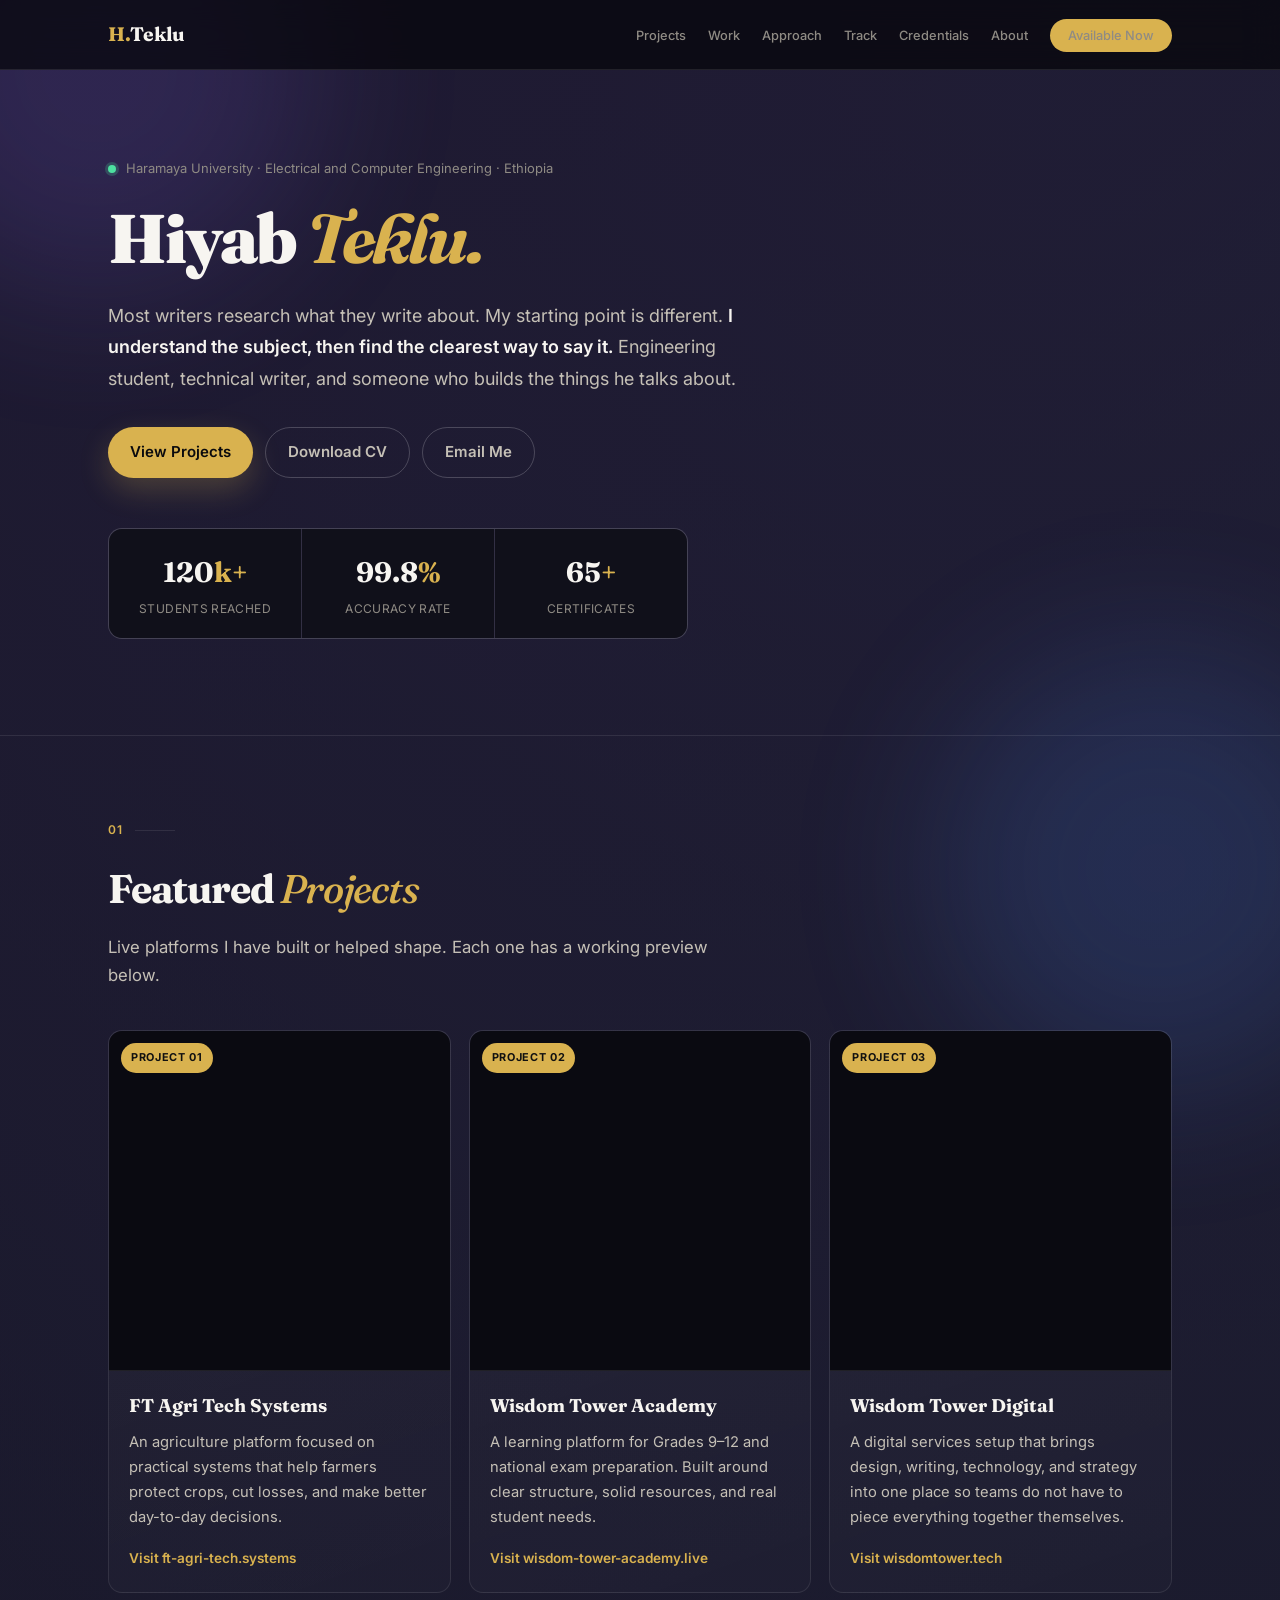
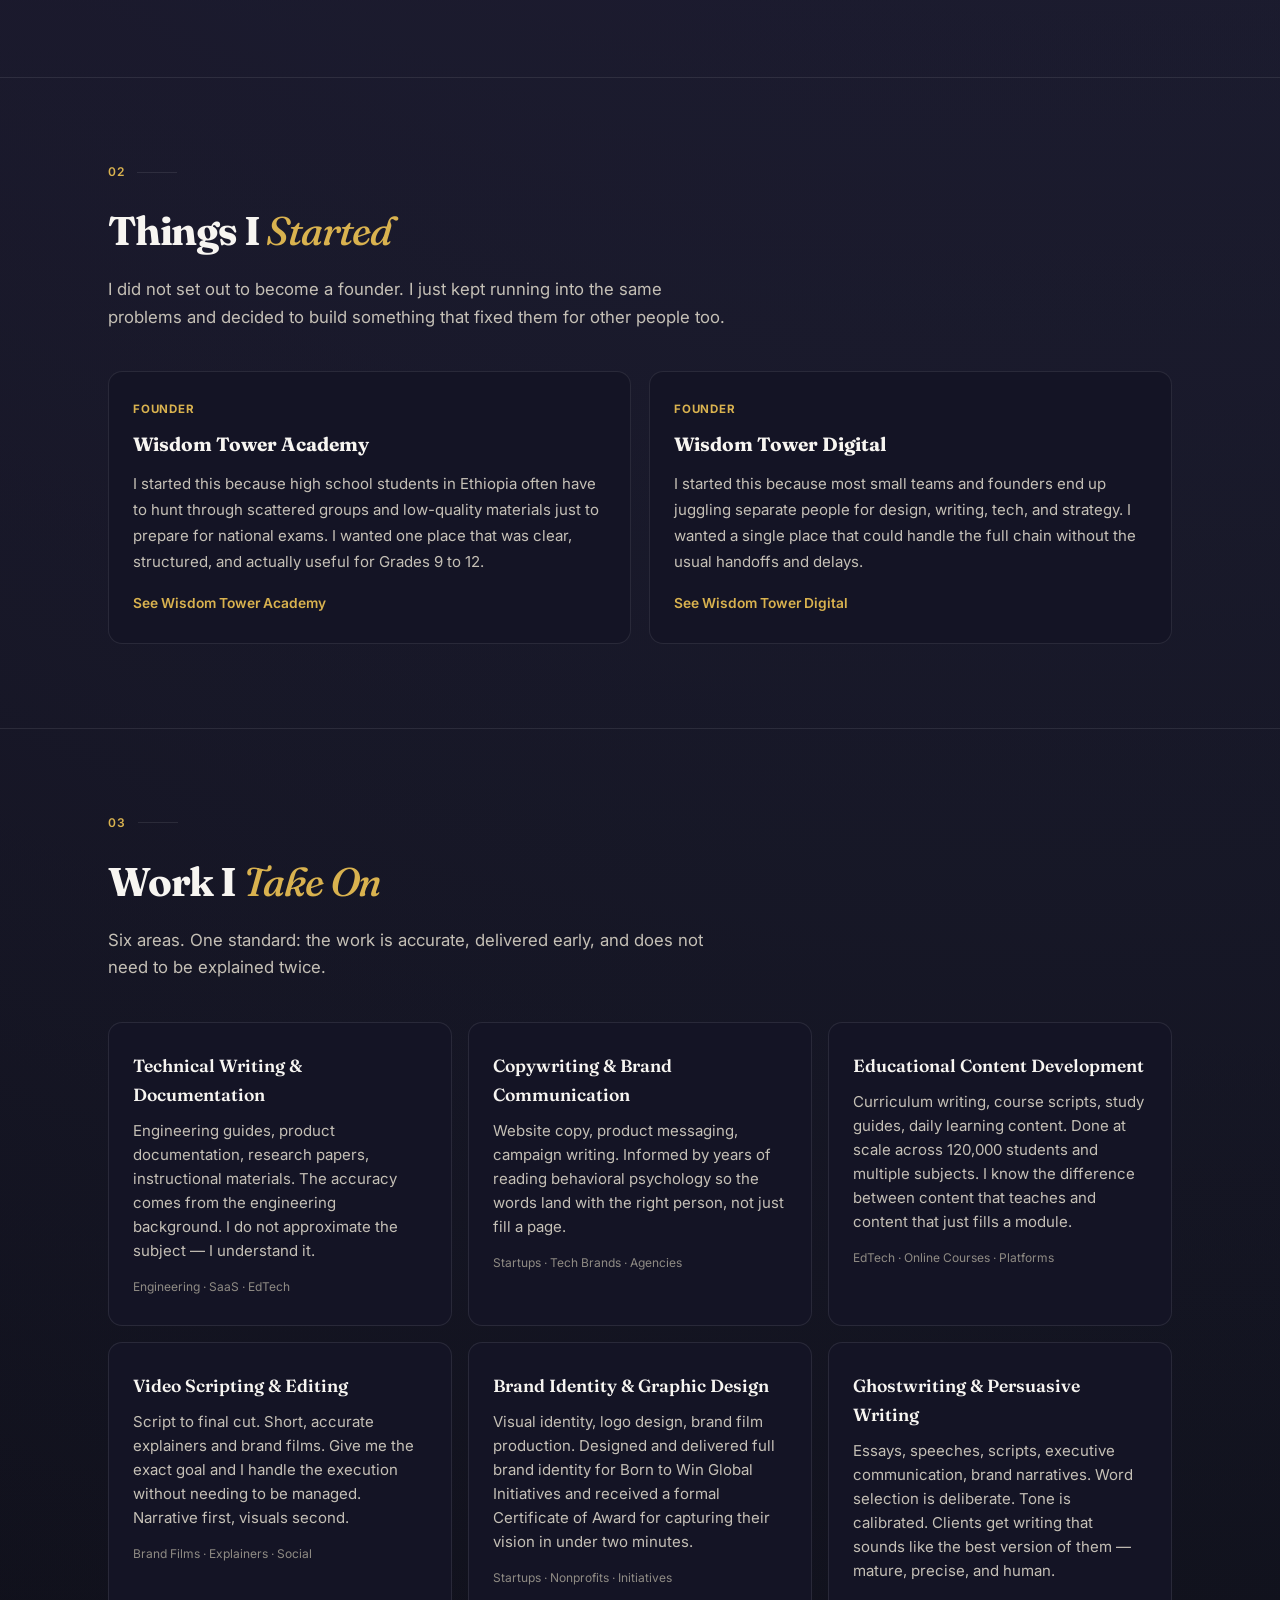
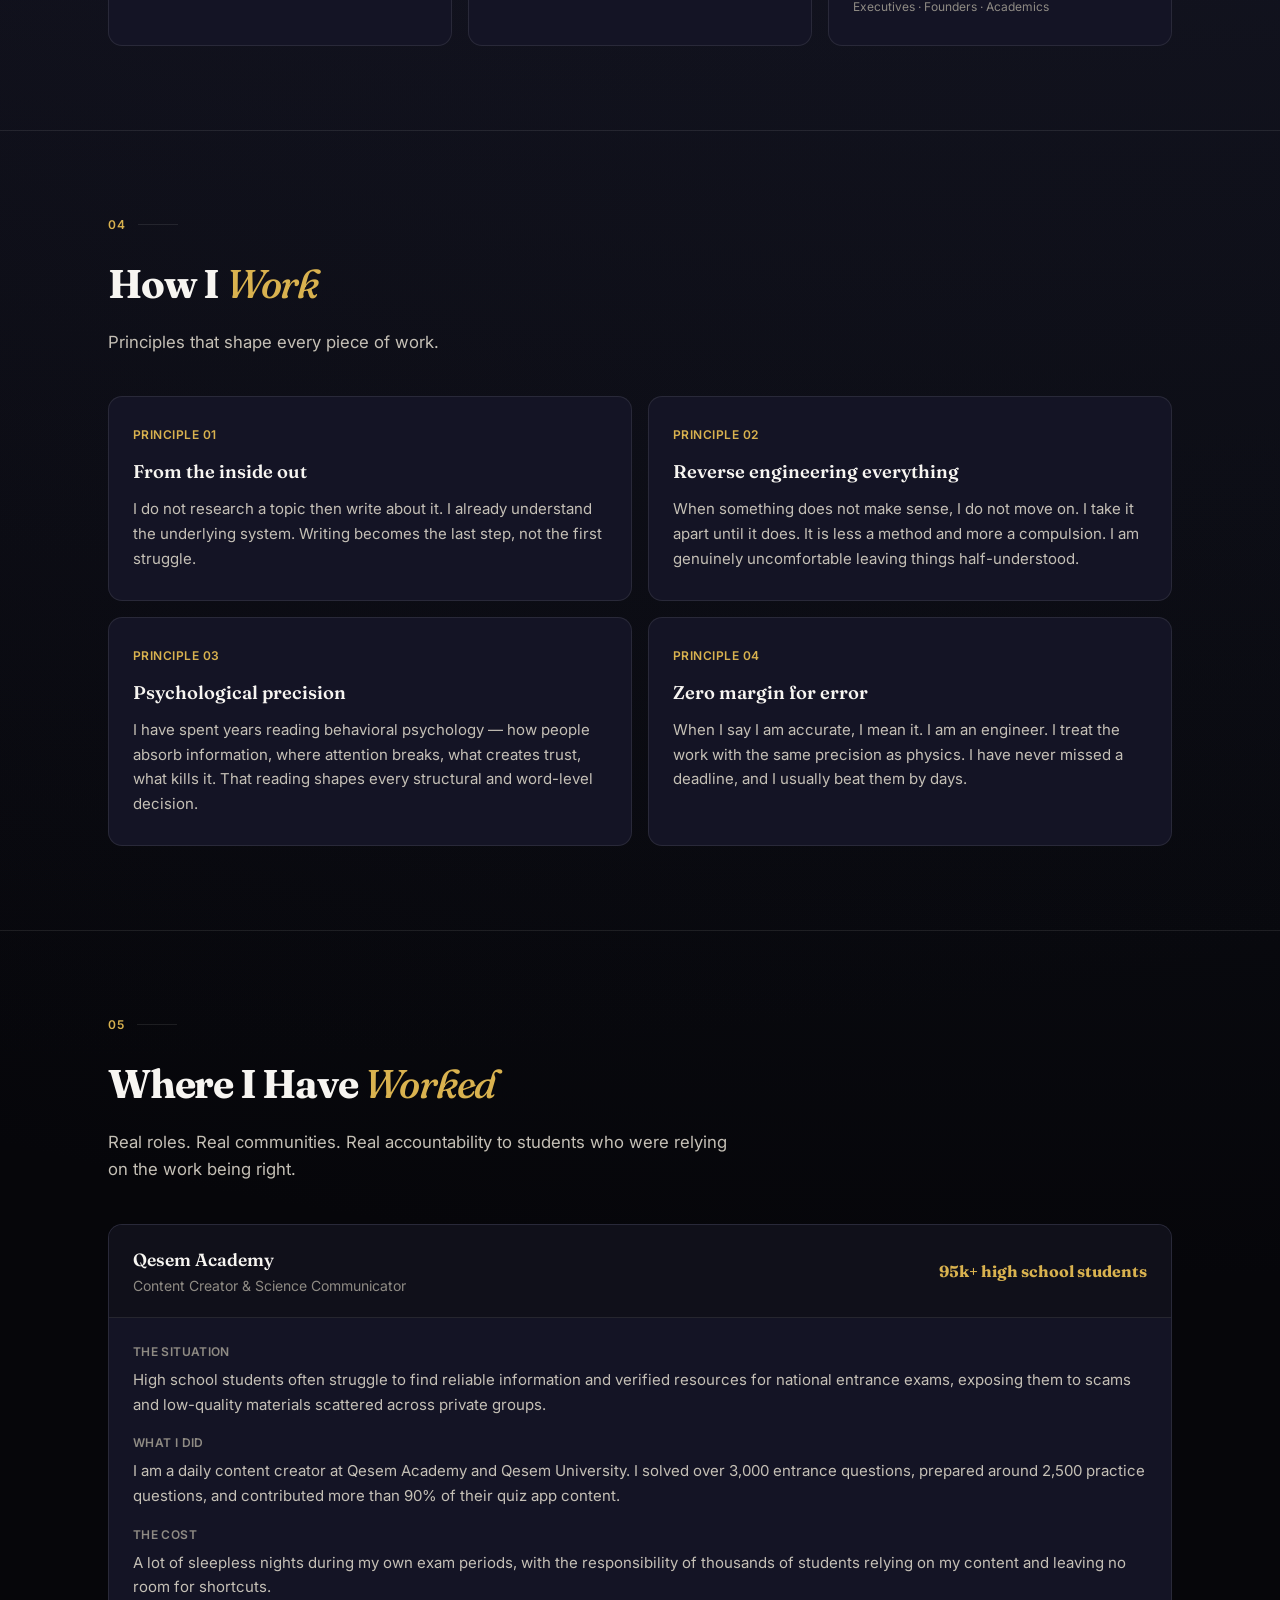
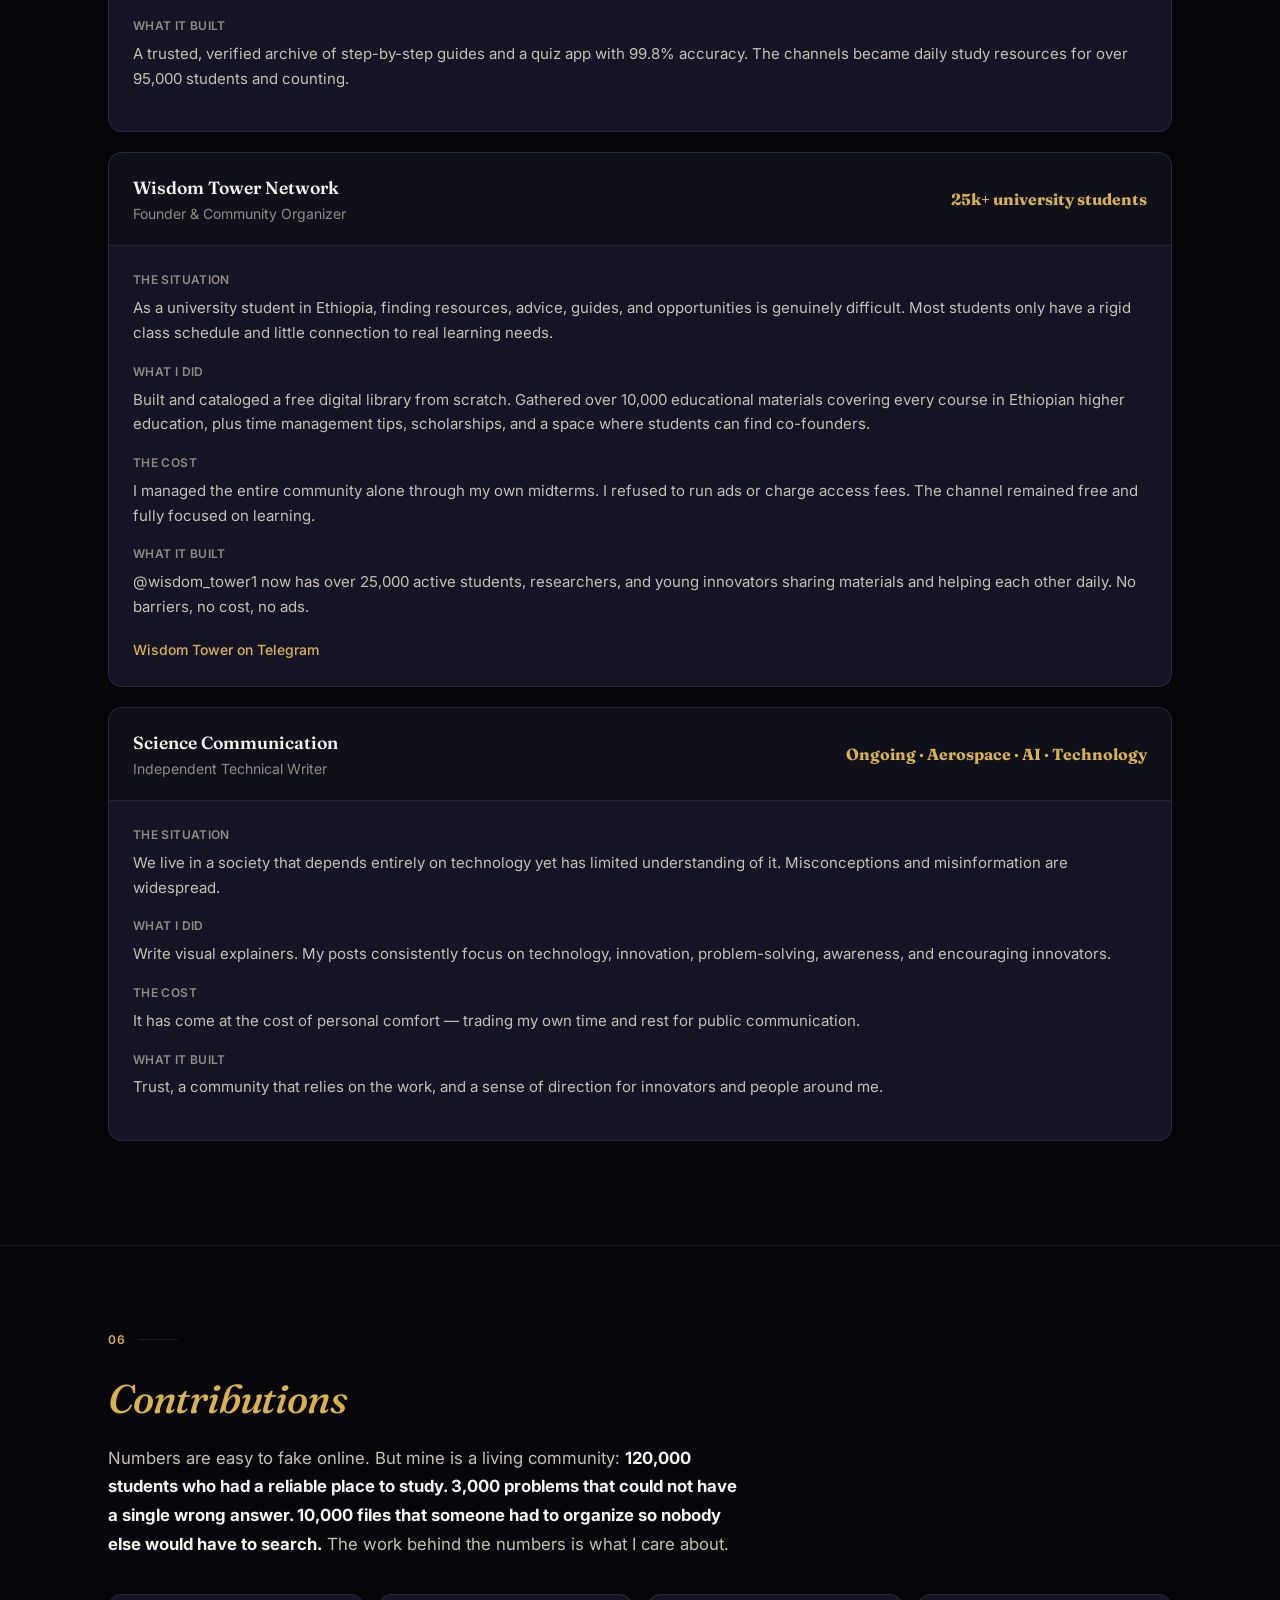
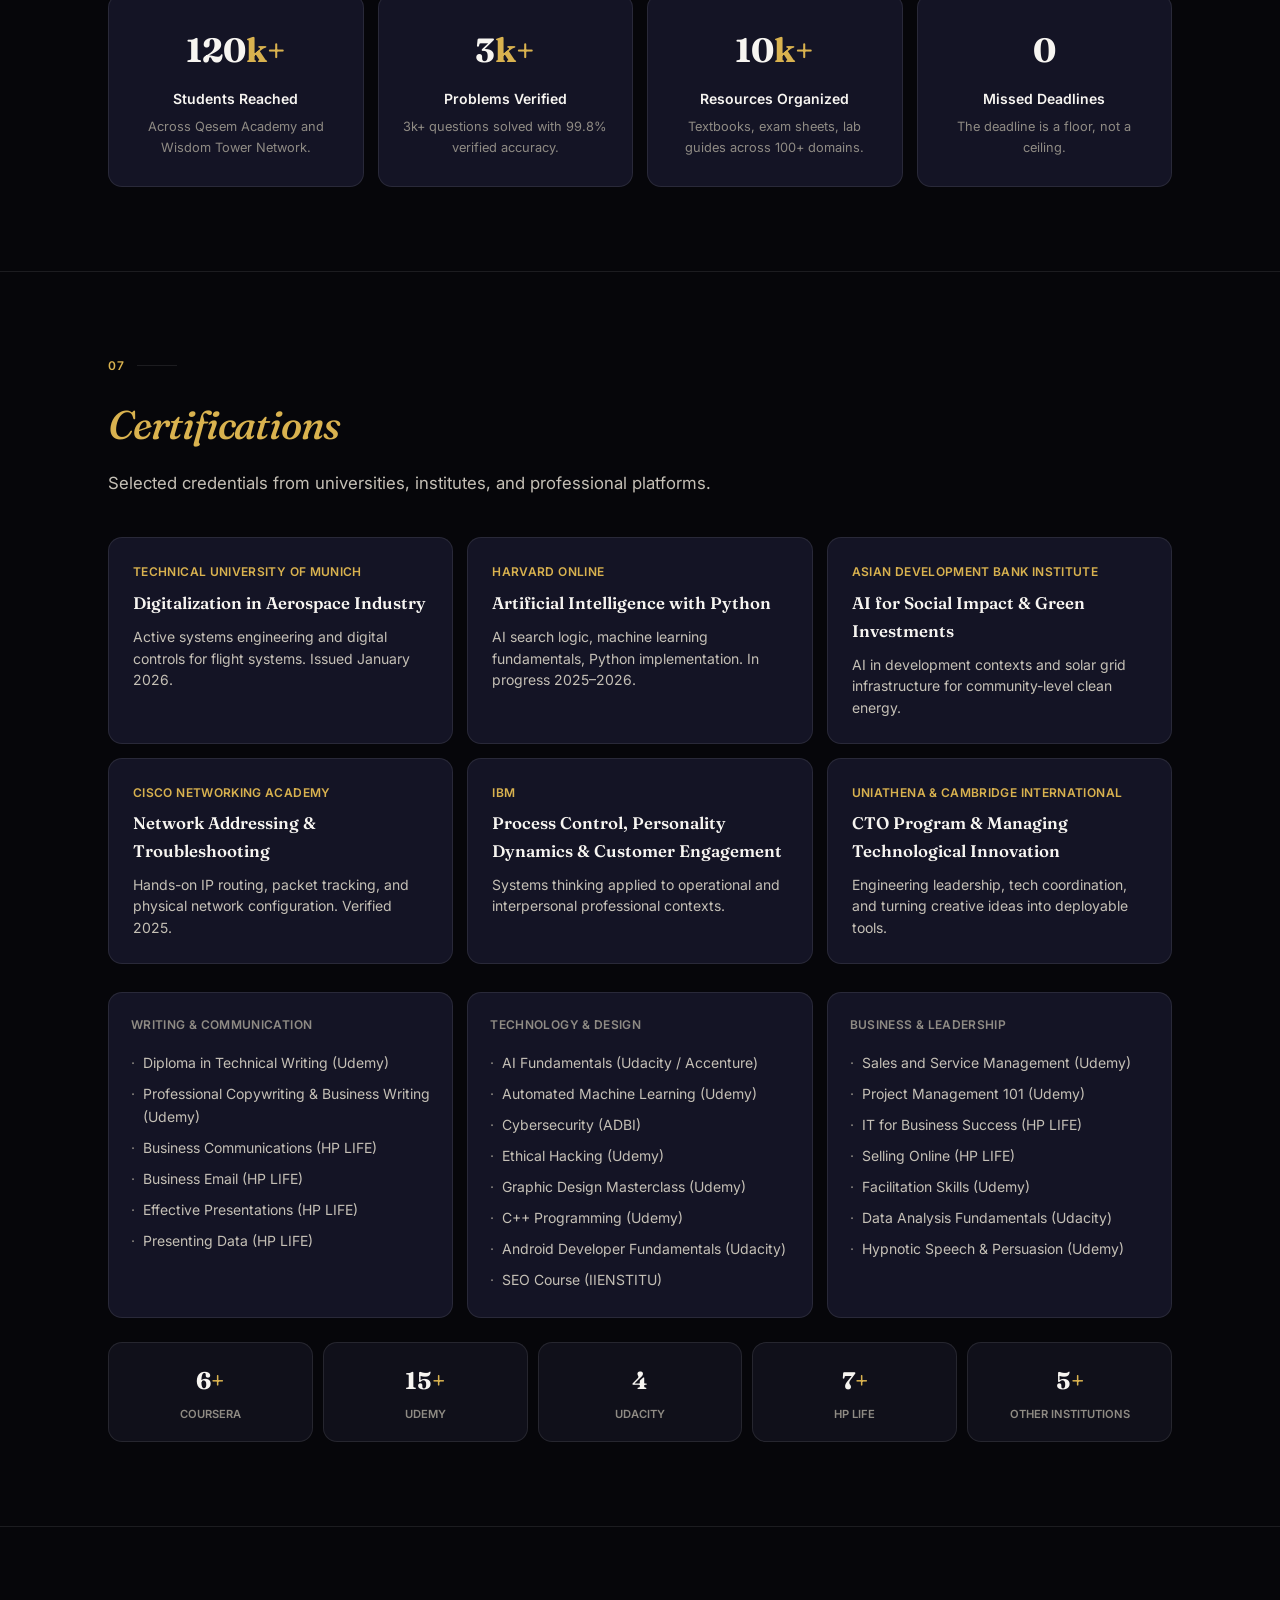
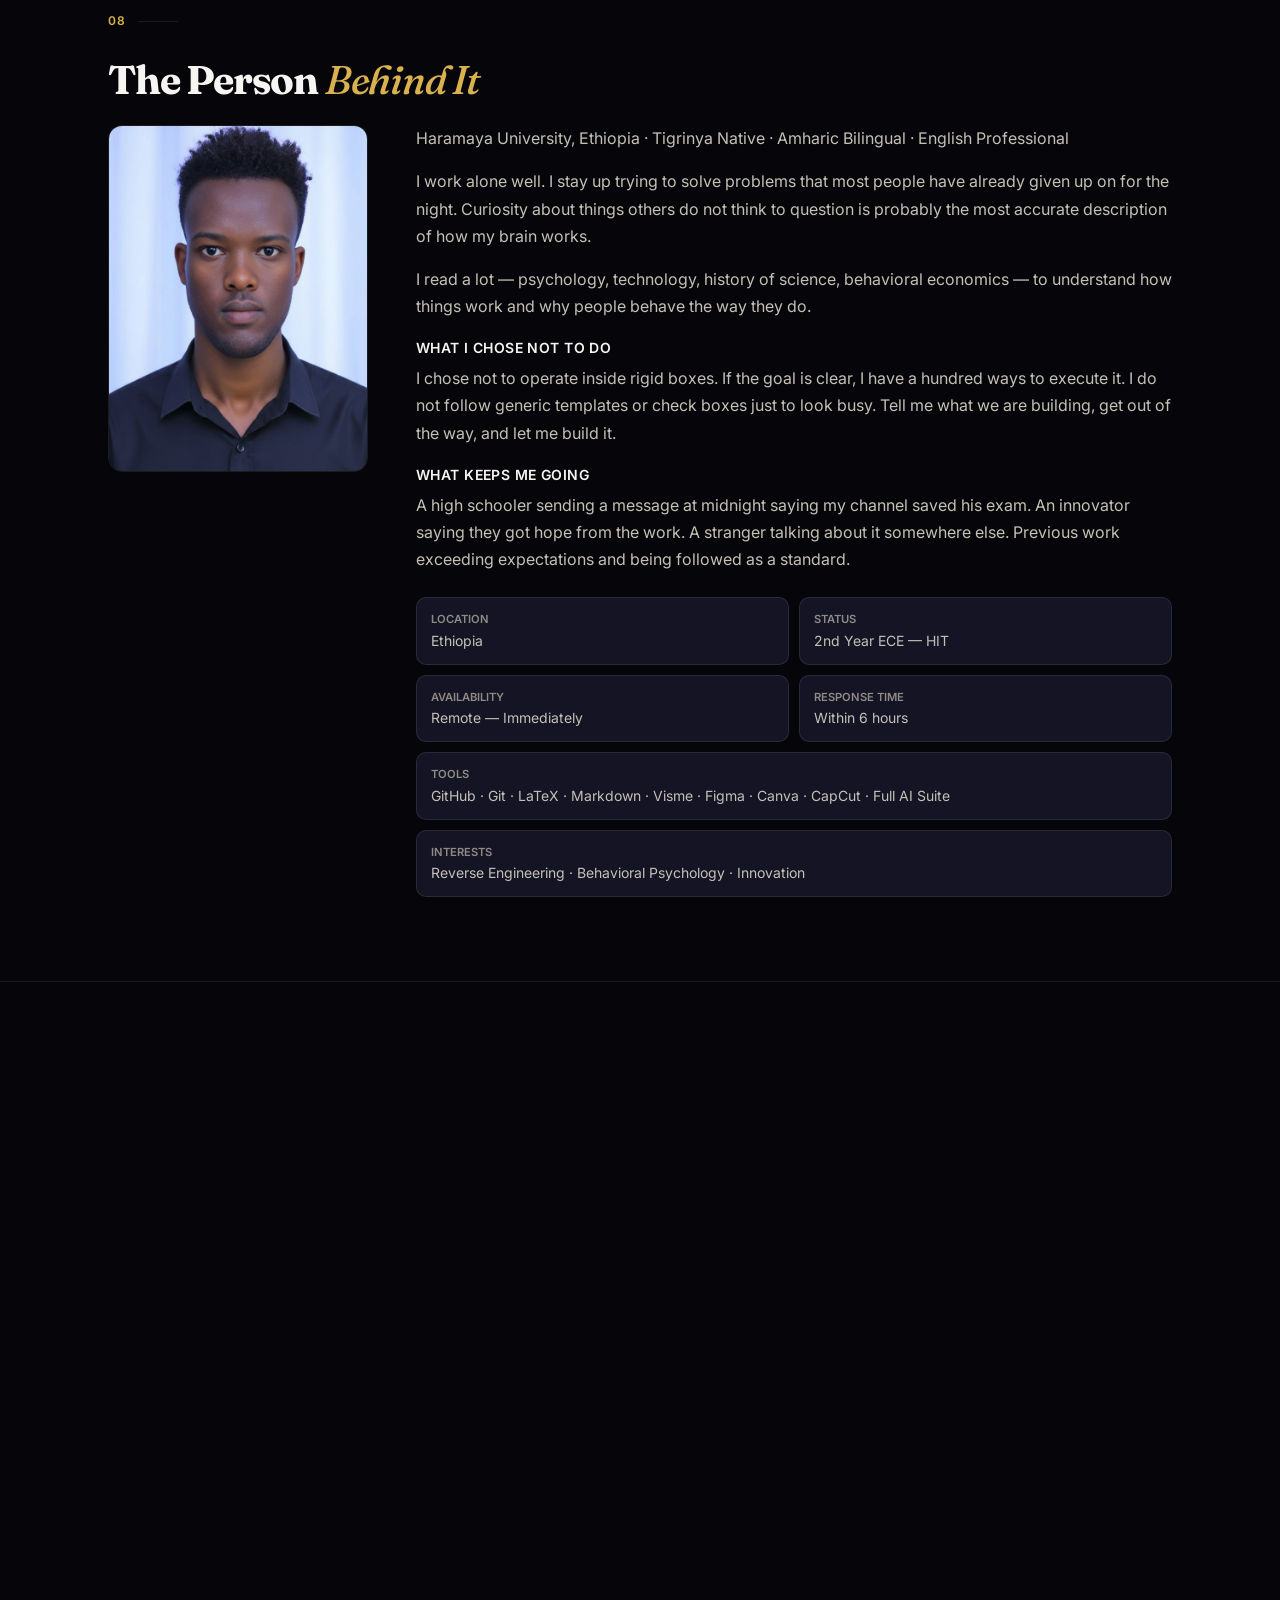
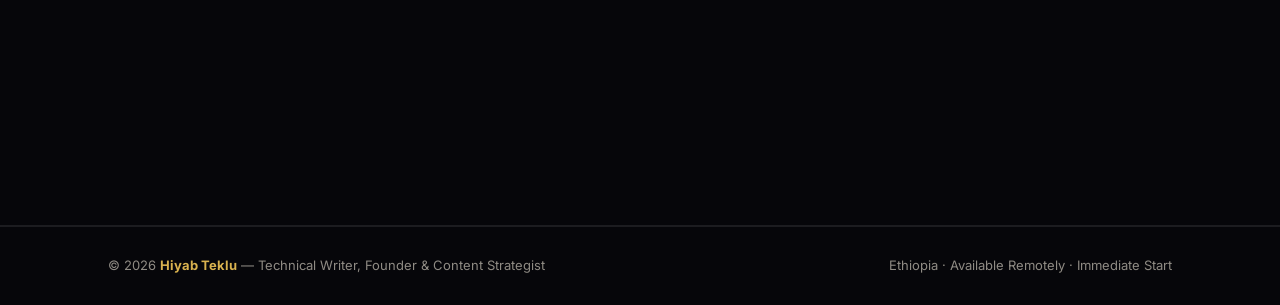
<file: index.html>
<!doctype html>
<html lang="en">
<head>
  <meta charset="UTF-8" />
  <meta name="viewport" content="width=device-width, initial-scale=1.0" />
  <title>Hiyab Teklu — Technical Writer, Founder & Content Strategist</title>
  <meta name="description" content="Hiyab Teklu is a Technical Writer, Content Strategist, and founder from Ethiopia. 120k+ students reached, 99.8% accuracy rate. Available for remote work." />
  <link rel="canonical" href="https://hiyab.tech" />
  <link rel="preconnect" href="https://fonts.googleapis.com" />
  <link rel="preconnect" href="https://fonts.gstatic.com" crossorigin />
  <link href="https://fonts.googleapis.com/css2?family=Fraunces:ital,opsz,wght@0,9..144,500;0,9..144,700;0,9..144,900;1,9..144,500;1,9..144,700&family=Inter:wght@400;500;600&display=swap" rel="stylesheet" />
  <script data-goatcounter="https://hiyabtech.goatcounter.com/count" async src="//gc.zgo.at/count.js"></script>
  <style>
    :root {
      --bg: #06060a;
      --bg-elevated: #10101a;
      --surface: #141425;
      --border: rgba(255, 255, 255, 0.09);
      --border-hover: rgba(255, 255, 255, 0.2);
      --text: #f7f5f1;
      --text-secondary: #c5c0b6;
      --text-muted: #8f8b84;
      --accent: #d9b24f;
      --accent-soft: rgba(217, 178, 79, 0.14);
      --accent-glow: rgba(217, 178, 79, 0.33);
      --mint: #4de0a0;
      --radius: 14px;
      --nav-h: 70px;
      --max: 1120px;
      --ease: cubic-bezier(.16, 1, .3, 1);
    }

    *, *::before, *::after { box-sizing: border-box; margin: 0; padding: 0; }
    html { scroll-behavior: smooth; }
    body {
      background: radial-gradient(circle at 15% -10%, #1f1731 0%, transparent 48%),
                  radial-gradient(circle at 85% 0%, #222d3f 0%, transparent 45%),
                  var(--bg);
      color: var(--text);
      font-family: Inter, system-ui, sans-serif;
      font-size: 16px;
      line-height: 1.65;
      -webkit-font-smoothing: antialiased;
      overflow-x: hidden;
    }

    a { color: inherit; text-decoration: none; }
    img, iframe { max-width: 100%; display: block; }
    button { font-family: inherit; border: none; background: none; cursor: pointer; }

    .glow {
      position: fixed;
      width: 35vw;
      aspect-ratio: 1/1;
      border-radius: 50%;
      filter: blur(80px);
      z-index: -1;
      opacity: 0.15;
      animation: drift 16s ease-in-out infinite alternate;
    }
    .glow.g1 { top: -12vw; left: -10vw; background: #8f6fff; }
    .glow.g2 { bottom: -15vw; right: -8vw; background: #4f8fff; animation-delay: 2s; }
    @keyframes drift {
      0% { transform: translate(0, 0) scale(1); }
      100% { transform: translate(5vw, 3vw) scale(1.12); }
    }

    .wrap { max-width: var(--max); margin: 0 auto; padding: 0 28px; }
    #progress {
      position: fixed;
      top: 0;
      left: 0;
      height: 3px;
      width: 0;
      background: linear-gradient(90deg, var(--accent), #f0ce74);
      z-index: 1000;
      transition: width .1s linear;
    }

    nav {
      position: fixed;
      top: 0;
      left: 0;
      right: 0;
      height: var(--nav-h);
      z-index: 100;
      background: rgba(6, 6, 10, .72);
      backdrop-filter: blur(14px);
      border-bottom: 1px solid var(--border);
      transition: border-color .35s var(--ease), background .35s var(--ease);
    }
    nav.scrolled {
      background: rgba(6, 6, 10, .88);
      border-bottom-color: var(--border-hover);
    }
    .nav-inner { max-width: var(--max); margin: 0 auto; padding: 0 28px; height: 100%; display: flex; align-items: center; justify-content: space-between; }
    .logo { font-family: Fraunces, Georgia, serif; font-weight: 700; font-size: 1.22rem; }
    .logo span { color: var(--accent); }
    .nav-links { display: flex; gap: 22px; list-style: none; }
    .nav-links a { font-size: .8rem; font-weight: 500; color: var(--text-muted); transition: color .3s var(--ease); }
    .nav-links a:hover { color: var(--text); }
    .nav-cta { background: var(--accent); color: #0a0a0d; padding: 9px 18px; border-radius: 999px; font-weight: 600; box-shadow: 0 0 0 0 rgba(217, 178, 79, 0.4); animation: pulse 2.4s infinite; }

    @keyframes pulse {
      0% { box-shadow: 0 0 0 0 rgba(217, 178, 79, 0.4); }
      70% { box-shadow: 0 0 0 15px rgba(217, 178, 79, 0); }
      100% { box-shadow: 0 0 0 0 rgba(217, 178, 79, 0); }
    }

    .hamburger { display: none; width: 28px; height: 20px; flex-direction: column; justify-content: space-between; }
    .hamburger span { display: block; height: 2px; background: var(--text); }
    #mob { display: none; position: fixed; inset: 0; background: rgba(4, 4, 7, .98); z-index: 200; flex-direction: column; align-items: center; justify-content: center; gap: 24px; }
    #mob.open { display: flex; }
    #mob a { font-family: Fraunces, serif; font-size: 1.5rem; color: var(--text-secondary); }
    #mob-close { position: absolute; top: 24px; right: 28px; color: var(--text-muted); font-size: 1.6rem; }

    .hero { padding: calc(var(--nav-h) + 88px) 0 96px; border-bottom: 1px solid var(--border); }
    .hero-eyebrow { display: flex; align-items: center; gap: 10px; font-size: .8125rem; color: var(--text-muted); margin-bottom: 24px; }
    .hero-eyebrow .dot { width: 8px; height: 8px; border-radius: 50%; background: var(--mint); box-shadow: 0 0 0 3px rgba(77, 224, 160, .22); }
    h1 { font-family: Fraunces, Georgia, serif; font-weight: 900; font-size: clamp(2.7rem, 7vw, 4.3rem); line-height: 1.05; letter-spacing: -.03em; margin-bottom: 24px; }
    h1 em { font-style: italic; color: var(--accent); font-weight: 700; }
    .hero-lead { font-size: 1.125rem; color: var(--text-secondary); max-width: 640px; line-height: 1.76; margin-bottom: 32px; }
    .hero-lead strong { color: var(--text); font-weight: 600; }
    .hero-actions { display: flex; flex-wrap: wrap; gap: 12px; margin-bottom: 50px; }

    .btn {
      display: inline-flex;
      align-items: center;
      gap: 8px;
      padding: 12px 22px;
      border-radius: 999px;
      font-size: .94rem;
      font-weight: 600;
      transition: transform .35s var(--ease), box-shadow .35s var(--ease), border-color .35s var(--ease);
    }
    .btn:hover { transform: translateY(-2px); }
    .btn-primary { background: var(--accent); color: #0a0a0d; box-shadow: 0 12px 30px rgba(217, 178, 79, .24); }
    .btn-ghost { border: 1px solid var(--border-hover); color: var(--text-secondary); }
    .btn-ghost:hover { border-color: var(--accent); color: var(--text); }

    .hero-stats { display: grid; grid-template-columns: repeat(3, 1fr); gap: 1px; background: var(--border); border: 1px solid var(--border); border-radius: var(--radius); overflow: hidden; max-width: 580px; }
    .h-stat { background: var(--bg-elevated); padding: 20px 16px; text-align: center; }
    .h-num { font-family: Fraunces, serif; font-weight: 700; font-size: 1.75rem; margin-bottom: 4px; }
    .h-num span { color: var(--accent); }
    .h-label { font-size: .75rem; color: var(--text-muted); text-transform: uppercase; letter-spacing: .03em; }

    section { padding: 84px 0; border-bottom: 1px solid var(--border); }
    .section-label { display: flex; align-items: center; gap: 12px; margin-bottom: 16px; }
    .section-label .num { font-size: .75rem; font-weight: 600; color: var(--accent); letter-spacing: .08em; text-transform: uppercase; }
    .section-label .line { flex: 1; height: 1px; background: var(--border); max-width: 40px; }
    h2 { font-family: Fraunces, Georgia, serif; font-weight: 700; font-size: clamp(1.85rem, 4vw, 2.5rem); letter-spacing: -.03em; margin-bottom: 12px; }
    h2 em { font-style: italic; color: var(--accent); font-weight: 500; }
    .section-desc { font-size: 1.05rem; color: var(--text-secondary); max-width: 620px; margin-bottom: 40px; }

    /* Projects */
    .project-grid { display: grid; grid-template-columns: repeat(3, 1fr); gap: 18px; }
    .project-card {
      background: linear-gradient(160deg, rgba(255,255,255,.04), rgba(255,255,255,.015));
      border: 1px solid var(--border);
      border-radius: var(--radius);
      overflow: hidden;
      transition: transform .4s var(--ease), border-color .4s var(--ease), box-shadow .4s var(--ease);
    }
    .project-card:hover {
      transform: translateY(-8px);
      border-color: rgba(217, 178, 79, .48);
      box-shadow: 0 22px 40px rgba(0, 0, 0, .35), 0 0 0 1px rgba(217, 178, 79, .2) inset;
    }
    .preview-wrap {
      aspect-ratio: 1 / 1;
      border-bottom: 1px solid var(--border);
      overflow: hidden;
      background: #0a0a11;
      position: relative;
    }
    .preview-wrap iframe {
      width: 100%;
      height: 100%;
      border: 0;
      transform: scale(1.02);
      transform-origin: top center;
      filter: saturate(1.08) contrast(1.05);
    }
    .preview-badge {
      position: absolute;
      top: 12px;
      left: 12px;
      font-size: .68rem;
      padding: 6px 10px;
      border-radius: 999px;
      text-transform: uppercase;
      letter-spacing: .06em;
      color: #111;
      background: var(--accent);
      font-weight: 700;
    }
    .project-body { padding: 20px 20px 22px; }
    .project-title { font-family: Fraunces, serif; font-size: 1.15rem; margin-bottom: 8px; }
    .project-desc { color: var(--text-secondary); font-size: .92rem; line-height: 1.7; margin-bottom: 14px; }
    .project-link { font-size: .85rem; color: var(--accent); font-weight: 600; }

    /* Founder */
    .founder-grid { display: grid; grid-template-columns: 1fr 1fr; gap: 18px; }
    .founder-card {
      background: var(--surface);
      border: 1px solid var(--border);
      border-radius: var(--radius);
      padding: 28px 24px;
      transition: transform .35s var(--ease), border-color .35s var(--ease), box-shadow .35s var(--ease);
    }
    .founder-card:hover {
      transform: translateY(-6px);
      border-color: rgba(217, 178, 79, .5);
      box-shadow: 0 18px 34px rgba(0, 0, 0, .3);
    }
    .founder-kicker { font-size: .72rem; font-weight: 700; color: var(--accent); letter-spacing: .07em; text-transform: uppercase; margin-bottom: 10px; }
    .founder-title { font-family: Fraunces, serif; font-size: 1.2rem; margin-bottom: 10px; }
    .founder-text { color: var(--text-secondary); font-size: .94rem; line-height: 1.72; margin-bottom: 14px; }
    .founder-link { color: var(--accent); font-size: .86rem; font-weight: 600; }

    /* Services */
    .svc-grid { display: grid; grid-template-columns: repeat(3, 1fr); gap: 16px; }
    .svc-card {
      background: var(--surface);
      border: 1px solid var(--border);
      border-radius: var(--radius);
      padding: 28px 24px;
      transition: transform .35s var(--ease), border-color .35s var(--ease);
    }
    .svc-card:hover { transform: translateY(-4px); border-color: var(--border-hover); }
    .svc-title { font-family: Fraunces, serif; font-weight: 600; font-size: 1.1rem; margin-bottom: 10px; }
    .svc-body { font-size: .9375rem; color: var(--text-secondary); line-height: 1.6; }
    .svc-tags { font-size: .75rem; color: var(--text-muted); margin-top: 14px; }

    /* Approach */
    .ap-grid { display: grid; grid-template-columns: 1fr 1fr; gap: 16px; }
    .ap-card {
      background: var(--surface);
      border: 1px solid var(--border);
      border-radius: var(--radius);
      padding: 28px 24px;
    }
    .ap-n { font-size: .75rem; font-weight: 600; color: var(--accent); text-transform: uppercase; margin-bottom: 12px; letter-spacing: .04em; }
    .ap-title { font-family: Fraunces, serif; font-weight: 600; font-size: 1.15rem; margin-bottom: 10px; }
    .ap-body { font-size: .9375rem; color: var(--text-secondary); line-height: 1.65; }

    /* Track */
    .track-card {
      background: var(--surface);
      border: 1px solid var(--border);
      border-radius: var(--radius);
      margin-bottom: 20px;
      overflow: hidden;
    }
    .track-head {
      display: flex;
      flex-wrap: wrap;
      align-items: center;
      gap: 12px 16px;
      padding: 20px 24px;
      border-bottom: 1px solid var(--border);
      background: var(--bg-elevated);
    }
    .track-org { font-family: Fraunces, serif; font-weight: 600; font-size: 1.1rem; }
    .track-role { font-size: .875rem; color: var(--text-muted); }
    .track-metric { margin-left: auto; font-family: Fraunces, serif; font-weight: 700; color: var(--accent); }
    .track-body { padding: 24px; }
    .track-lbl { font-size: .75rem; font-weight: 600; text-transform: uppercase; color: var(--text-muted); margin-bottom: 6px; letter-spacing: .03em; }
    .track-txt { font-size: .9375rem; color: var(--text-secondary); line-height: 1.65; margin-bottom: 16px; }
    .track-link { color: var(--accent); font-size: .875rem; font-weight: 500; }

    /* Contributions */
    .contrib-lede { font-size: 1.05rem; color: var(--text-secondary); max-width: 640px; margin-bottom: 36px; line-height: 1.7; }
    .contrib-lede strong { color: var(--text); }
    .c-grid { display: grid; grid-template-columns: repeat(4, 1fr); gap: 14px; }
    .c-stat {
      background: var(--surface);
      border: 1px solid var(--border);
      border-radius: var(--radius);
      padding: 28px 18px;
      text-align: center;
    }
    .c-num { font-family: Fraunces, serif; font-weight: 700; font-size: 2.1rem; margin-bottom: 8px; }
    .c-num span { color: var(--accent); }
    .c-title { font-size: .875rem; font-weight: 600; margin-bottom: 6px; }
    .c-desc { font-size: .8rem; color: var(--text-muted); }

    /* Credentials */
    .creds-featured { display: grid; grid-template-columns: repeat(3, 1fr); gap: 14px; margin-bottom: 28px; }
    .cred-card {
      background: var(--surface);
      border: 1px solid var(--border);
      border-radius: var(--radius);
      padding: 24px;
    }
    .cred-org { font-size: .75rem; font-weight: 600; color: var(--accent); text-transform: uppercase; margin-bottom: 8px; letter-spacing: .03em; }
    .cred-ttl { font-family: Fraunces, serif; font-weight: 600; font-size: 1.05rem; margin-bottom: 8px; }
    .cred-note { font-size: .875rem; color: var(--text-secondary); line-height: 1.55; }
    .creds-groups { display: grid; grid-template-columns: repeat(3, 1fr); gap: 14px; margin-bottom: 24px; }
    .cg {
      background: var(--surface);
      border: 1px solid var(--border);
      border-radius: var(--radius);
      padding: 22px;
    }
    .cg-lbl { font-size: .75rem; font-weight: 600; text-transform: uppercase; color: var(--text-muted); margin-bottom: 12px; letter-spacing: .03em; }
    .cg-item { font-size: .875rem; color: var(--text-secondary); padding: 4px 0 4px 12px; position: relative; }
    .cg-item::before { content: '·'; position: absolute; left: 0; color: var(--text-muted); }
    .creds-band { display: grid; grid-template-columns: repeat(5, 1fr); gap: 10px; }
    .cb {
      background: var(--bg-elevated);
      border: 1px solid var(--border);
      border-radius: var(--radius);
      padding: 18px 10px;
      text-align: center;
    }
    .cb-num { font-family: Fraunces, serif; font-weight: 700; font-size: 1.5rem; }
    .cb-num span { color: var(--accent); }
    .cb-lbl { font-size: .7rem; text-transform: uppercase; color: var(--text-muted); font-weight: 600; margin-top: 4px; }

    /* About */
    .about-grid { display: grid; grid-template-columns: 260px 1fr; gap: 48px; }
    .about-photo { width: 100%; aspect-ratio: 3/4; border-radius: var(--radius); overflow: hidden; border: 1px solid var(--border); }
    .about-photo img { width: 100%; height: 100%; object-fit: cover; object-position: top; }
    .about-bio, .about-sub { font-size: 1rem; color: var(--text-secondary); line-height: 1.7; margin-bottom: 16px; }
    .about-sub strong { display: block; color: var(--text); font-weight: 600; margin-bottom: 5px; font-size: .875rem; text-transform: uppercase; letter-spacing: .03em; }
    .about-info { display: grid; grid-template-columns: 1fr 1fr; gap: 10px; margin-top: 24px; }
    .aic {
      display: flex;
      gap: 12px;
      background: var(--surface);
      border: 1px solid var(--border);
      border-radius: 10px;
      padding: 12px 14px;
    }
    .aic-label { font-size: .7rem; font-weight: 600; text-transform: uppercase; color: var(--text-muted); }
    .aic-val { font-size: .875rem; color: var(--text-secondary); }

    /* Contact */
    .contact-grid { display: grid; grid-template-columns: 1fr 1fr; gap: 40px; }
    .contact-lede { font-size: 1.05rem; color: var(--text-secondary); line-height: 1.7; margin-bottom: 24px; }
    .contact-lede strong { color: var(--text); }
    .c-link {
      display: flex;
      align-items: center;
      gap: 14px;
      padding: 14px 16px;
      background: var(--surface);
      border: 1px solid var(--border);
      border-radius: 12px;
      margin-bottom: 10px;
      transition: transform .3s var(--ease), border-color .3s var(--ease);
    }
    .c-link:hover { transform: translateX(4px); border-color: var(--border-hover); }
    .c-link-icon {
      font-size: .72rem;
      font-weight: 700;
      width: 40px;
      height: 40px;
      display: flex;
      align-items: center;
      justify-content: center;
      background: var(--accent-soft);
      border-radius: 50%;
      color: var(--accent);
      letter-spacing: .03em;
    }
    .c-link-label { font-size: .75rem; font-weight: 600; text-transform: uppercase; color: var(--text-muted); }
    .c-link-val { font-size: .9375rem; color: var(--text-secondary); }

    .contact-cta-box { background: var(--surface); border: 1px solid var(--border); border-radius: var(--radius); padding: 32px 28px; }
    .avail { display: flex; align-items: center; gap: 10px; margin-bottom: 16px; }
    .avail-dot { width: 8px; height: 8px; border-radius: 50%; background: var(--mint); }
    .cta-title { font-family: Fraunces, serif; font-weight: 600; font-size: 1.5rem; margin-bottom: 12px; }
    .cta-title em { font-style: italic; color: var(--accent); }
    .cta-sub { font-size: .9375rem; color: var(--text-secondary); line-height: 1.65; margin-bottom: 24px; }
    .cta-btn { display: inline-flex; background: var(--accent); color: #0a0a0d; padding: 12px 22px; border-radius: 999px; font-weight: 600; }

    footer { padding: 28px 0; border-top: 1px solid var(--border); }
    .foot-inner { max-width: var(--max); margin: 0 auto; padding: 0 28px; display: flex; flex-wrap: wrap; justify-content: space-between; gap: 12px; font-size: .8125rem; color: var(--text-muted); }
    .foot-inner strong { color: var(--accent); }

    .reveal { opacity: 0; transform: translateY(26px); transition: opacity .8s var(--ease), transform .8s var(--ease); }
    .visible { opacity: 1; transform: translateY(0); }

    @media (max-width: 1000px) {
      .project-grid { grid-template-columns: 1fr 1fr; }
      .creds-featured, .creds-groups, .c-grid { grid-template-columns: 1fr 1fr; }
    }
    @media (max-width: 900px) {
      .founder-grid, .about-grid, .contact-grid, .ap-grid { grid-template-columns: 1fr; }
      .svc-grid { grid-template-columns: 1fr 1fr; }
      .creds-band { grid-template-columns: repeat(3, 1fr); }
    }
    @media (max-width: 680px) {
      .wrap, .nav-inner, .foot-inner { padding: 0 20px; }
      .nav-links { display: none; }
      .hamburger { display: flex; }
      .project-grid, .svc-grid, .ap-grid, .creds-featured, .creds-groups, .c-grid { grid-template-columns: 1fr; }
      .hero-stats { grid-template-columns: 1fr 1fr; }
      .hero-stats .h-stat:last-child { grid-column: span 2; }
      .creds-band { grid-template-columns: 1fr 1fr; }
      .about-info { grid-template-columns: 1fr; }
      section { padding: 66px 0; }
    }
  </style>
</head>
<body>
  <div class="glow g1"></div>
  <div class="glow g2"></div>
  <div id="progress"></div>

  <div id="mob">
    <button id="mob-close">Close</button>
    <a href="#projects" onclick="closeMob()">Projects</a>
    <a href="#services" onclick="closeMob()">Work</a>
    <a href="#approach" onclick="closeMob()">Approach</a>
    <a href="#track" onclick="closeMob()">Track Record</a>
    <a href="#credentials" onclick="closeMob()">Credentials</a>
    <a href="#about" onclick="closeMob()">About</a>
    <a href="#contact" onclick="closeMob()">Contact</a>
  </div>

  <nav id="navbar">
    <div class="nav-inner">
      <a class="logo" href="#"><span>H.</span>Teklu</a>
      <ul class="nav-links">
        <li><a href="#projects">Projects</a></li>
        <li><a href="#services">Work</a></li>
        <li><a href="#approach">Approach</a></li>
        <li><a href="#track">Track</a></li>
        <li><a href="#credentials">Credentials</a></li>
        <li><a href="#about">About</a></li>
        <li><a href="#contact" class="nav-cta">Available Now</a></li>
      </ul>
      <button class="hamburger" id="ham" aria-label="Open menu"><span></span><span></span><span></span></button>
    </div>
  </nav>

  <header class="hero">
    <div class="wrap">
      <div class="hero-eyebrow reveal"><span class="dot"></span> Haramaya University · Electrical and Computer Engineering · Ethiopia</div>
      <h1 class="reveal">Hiyab <em>Teklu.</em></h1>
      <p class="hero-lead reveal">
        Most writers research what they write about. My starting point is different.
        <strong>I understand the subject, then find the clearest way to say it.</strong>
        Engineering student, technical writer, and someone who builds the things he talks about.
      </p>
      <div class="hero-actions reveal">
        <a href="#projects" class="btn btn-primary">View Projects</a>
        <a href="cv.pdf" class="btn btn-ghost" download>Download CV</a>
        <a href="mailto:hiyabteklu720@gmail.com" class="btn btn-ghost">Email Me</a>
      </div>
      <div class="hero-stats reveal">
        <div class="h-stat"><div class="h-num" data-count="120" data-suffix="k+">0</div><div class="h-label">Students Reached</div></div>
        <div class="h-stat"><div class="h-num" data-count="99.8" data-suffix="%" data-decimals="1">0</div><div class="h-label">Accuracy Rate</div></div>
        <div class="h-stat"><div class="h-num" data-count="65" data-suffix="+">0</div><div class="h-label">Certificates</div></div>
      </div>
    </div>
  </header>

  <!-- PROJECTS (kept + polished) -->
  <section id="projects">
    <div class="wrap">
      <div class="section-label reveal"><span class="num">01</span><span class="line"></span></div>
      <h2 class="reveal">Featured <em>Projects</em></h2>
      <p class="section-desc reveal">Live platforms I have built or helped shape. Each one has a working preview below.</p>

      <div class="project-grid">
        <article class="project-card reveal">
          <div class="preview-wrap">
            <span class="preview-badge">Project 01</span>
            <iframe src="https://ft-agri-tech.systems" title="FT Agri Tech Systems" loading="lazy"></iframe>
          </div>
          <div class="project-body">
            <h3 class="project-title">FT Agri Tech Systems</h3>
            <p class="project-desc">An agriculture platform focused on practical systems that help farmers protect crops, cut losses, and make better day-to-day decisions.</p>
            <a class="project-link" href="https://ft-agri-tech.systems" target="_blank" rel="noopener noreferrer">Visit ft-agri-tech.systems</a>
          </div>
        </article>

        <article class="project-card reveal">
          <div class="preview-wrap">
            <span class="preview-badge">Project 02</span>
            <iframe src="https://wisdom-tower-academy.live" title="Wisdom Tower Academy" loading="lazy"></iframe>
          </div>
          <div class="project-body">
            <h3 class="project-title">Wisdom Tower Academy</h3>
            <p class="project-desc">A learning platform for Grades 9–12 and national exam preparation. Built around clear structure, solid resources, and real student needs.</p>
            <a class="project-link" href="https://wisdom-tower-academy.live" target="_blank" rel="noopener noreferrer">Visit wisdom-tower-academy.live</a>
          </div>
        </article>

        <article class="project-card reveal">
          <div class="preview-wrap">
            <span class="preview-badge">Project 03</span>
            <iframe src="https://wisdomtower.tech" title="Wisdom Tower Digital" loading="lazy"></iframe>
          </div>
          <div class="project-body">
            <h3 class="project-title">Wisdom Tower Digital</h3>
            <p class="project-desc">A digital services setup that brings design, writing, technology, and strategy into one place so teams do not have to piece everything together themselves.</p>
            <a class="project-link" href="https://wisdomtower.tech" target="_blank" rel="noopener noreferrer">Visit wisdomtower.tech</a>
          </div>
        </article>
      </div>
    </div>
  </section>

  <!-- FOUNDER (humanized) -->
  <section id="founder">
    <div class="wrap">
      <div class="section-label reveal"><span class="num">02</span><span class="line"></span></div>
      <h2 class="reveal">Things I <em>Started</em></h2>
      <p class="section-desc reveal">I did not set out to become a founder. I just kept running into the same problems and decided to build something that fixed them for other people too.</p>

      <div class="founder-grid">
        <article class="founder-card reveal">
          <div class="founder-kicker">Founder</div>
          <h3 class="founder-title">Wisdom Tower Academy</h3>
          <p class="founder-text">I started this because high school students in Ethiopia often have to hunt through scattered groups and low-quality materials just to prepare for national exams. I wanted one place that was clear, structured, and actually useful for Grades 9 to 12.</p>
          <a class="founder-link" href="https://wisdom-tower-academy.live" target="_blank" rel="noopener noreferrer">See Wisdom Tower Academy</a>
        </article>

        <article class="founder-card reveal">
          <div class="founder-kicker">Founder</div>
          <h3 class="founder-title">Wisdom Tower Digital</h3>
          <p class="founder-text">I started this because most small teams and founders end up juggling separate people for design, writing, tech, and strategy. I wanted a single place that could handle the full chain without the usual handoffs and delays.</p>
          <a class="founder-link" href="https://wisdomtower.tech" target="_blank" rel="noopener noreferrer">See Wisdom Tower Digital</a>
        </article>
      </div>
    </div>
  </section>

  <!-- SERVICES (restored) -->
  <section id="services">
    <div class="wrap">
      <div class="section-label reveal"><span class="num">03</span><span class="line"></span></div>
      <h2 class="reveal">Work I <em>Take On</em></h2>
      <p class="section-desc reveal">Six areas. One standard: the work is accurate, delivered early, and does not need to be explained twice.</p>

      <div class="svc-grid">
        <div class="svc-card reveal">
          <div class="svc-title">Technical Writing & Documentation</div>
          <div class="svc-body">Engineering guides, product documentation, research papers, instructional materials. The accuracy comes from the engineering background. I do not approximate the subject — I understand it.</div>
          <div class="svc-tags">Engineering · SaaS · EdTech</div>
        </div>
        <div class="svc-card reveal">
          <div class="svc-title">Copywriting & Brand Communication</div>
          <div class="svc-body">Website copy, product messaging, campaign writing. Informed by years of reading behavioral psychology so the words land with the right person, not just fill a page.</div>
          <div class="svc-tags">Startups · Tech Brands · Agencies</div>
        </div>
        <div class="svc-card reveal">
          <div class="svc-title">Educational Content Development</div>
          <div class="svc-body">Curriculum writing, course scripts, study guides, daily learning content. Done at scale across 120,000 students and multiple subjects. I know the difference between content that teaches and content that just fills a module.</div>
          <div class="svc-tags">EdTech · Online Courses · Platforms</div>
        </div>
        <div class="svc-card reveal">
          <div class="svc-title">Video Scripting & Editing</div>
          <div class="svc-body">Script to final cut. Short, accurate explainers and brand films. Give me the exact goal and I handle the execution without needing to be managed. Narrative first, visuals second.</div>
          <div class="svc-tags">Brand Films · Explainers · Social</div>
        </div>
        <div class="svc-card reveal">
          <div class="svc-title">Brand Identity & Graphic Design</div>
          <div class="svc-body">Visual identity, logo design, brand film production. Designed and delivered full brand identity for Born to Win Global Initiatives and received a formal Certificate of Award for capturing their vision in under two minutes.</div>
          <div class="svc-tags">Startups · Nonprofits · Initiatives</div>
        </div>
        <div class="svc-card reveal">
          <div class="svc-title">Ghostwriting & Persuasive Writing</div>
          <div class="svc-body">Essays, speeches, scripts, executive communication, brand narratives. Word selection is deliberate. Tone is calibrated. Clients get writing that sounds like the best version of them — mature, precise, and human.</div>
          <div class="svc-tags">Executives · Founders · Academics</div>
        </div>
      </div>
    </div>
  </section>

  <!-- APPROACH (restored) -->
  <section id="approach">
    <div class="wrap">
      <div class="section-label reveal"><span class="num">04</span><span class="line"></span></div>
      <h2 class="reveal">How I <em>Work</em></h2>
      <p class="section-desc reveal">Principles that shape every piece of work.</p>

      <div class="ap-grid">
        <div class="ap-card reveal">
          <div class="ap-n">Principle 01</div>
          <div class="ap-title">From the inside out</div>
          <div class="ap-body">I do not research a topic then write about it. I already understand the underlying system. Writing becomes the last step, not the first struggle.</div>
        </div>
        <div class="ap-card reveal">
          <div class="ap-n">Principle 02</div>
          <div class="ap-title">Reverse engineering everything</div>
          <div class="ap-body">When something does not make sense, I do not move on. I take it apart until it does. It is less a method and more a compulsion. I am genuinely uncomfortable leaving things half-understood.</div>
        </div>
        <div class="ap-card reveal">
          <div class="ap-n">Principle 03</div>
          <div class="ap-title">Psychological precision</div>
          <div class="ap-body">I have spent years reading behavioral psychology — how people absorb information, where attention breaks, what creates trust, what kills it. That reading shapes every structural and word-level decision.</div>
        </div>
        <div class="ap-card reveal">
          <div class="ap-n">Principle 04</div>
          <div class="ap-title">Zero margin for error</div>
          <div class="ap-body">When I say I am accurate, I mean it. I am an engineer. I treat the work with the same precision as physics. I have never missed a deadline, and I usually beat them by days.</div>
        </div>
      </div>
    </div>
  </section>

  <!-- TRACK RECORD (restored) -->
  <section id="track">
    <div class="wrap">
      <div class="section-label reveal"><span class="num">05</span><span class="line"></span></div>
      <h2 class="reveal">Where I Have <em>Worked</em></h2>
      <p class="section-desc reveal">Real roles. Real communities. Real accountability to students who were relying on the work being right.</p>

      <div class="track-card reveal">
        <div class="track-head">
          <div>
            <div class="track-org">Qesem Academy</div>
            <div class="track-role">Content Creator & Science Communicator</div>
          </div>
          <div class="track-metric">95k+ high school students</div>
        </div>
        <div class="track-body">
          <div class="track-lbl">The Situation</div>
          <div class="track-txt">High school students often struggle to find reliable information and verified resources for national entrance exams, exposing them to scams and low-quality materials scattered across private groups.</div>
          <div class="track-lbl">What I Did</div>
          <div class="track-txt">I am a daily content creator at Qesem Academy and Qesem University. I solved over 3,000 entrance questions, prepared around 2,500 practice questions, and contributed more than 90% of their quiz app content.</div>
          <div class="track-lbl">The Cost</div>
          <div class="track-txt">A lot of sleepless nights during my own exam periods, with the responsibility of thousands of students relying on my content and leaving no room for shortcuts.</div>
          <div class="track-lbl">What It Built</div>
          <div class="track-txt">A trusted, verified archive of step-by-step guides and a quiz app with 99.8% accuracy. The channels became daily study resources for over 95,000 students and counting.</div>
        </div>
      </div>

      <div class="track-card reveal">
        <div class="track-head">
          <div>
            <div class="track-org">Wisdom Tower Network</div>
            <div class="track-role">Founder & Community Organizer</div>
          </div>
          <div class="track-metric">25k+ university students</div>
        </div>
        <div class="track-body">
          <div class="track-lbl">The Situation</div>
          <div class="track-txt">As a university student in Ethiopia, finding resources, advice, guides, and opportunities is genuinely difficult. Most students only have a rigid class schedule and little connection to real learning needs.</div>
          <div class="track-lbl">What I Did</div>
          <div class="track-txt">Built and cataloged a free digital library from scratch. Gathered over 10,000 educational materials covering every course in Ethiopian higher education, plus time management tips, scholarships, and a space where students can find co-founders.</div>
          <div class="track-lbl">The Cost</div>
          <div class="track-txt">I managed the entire community alone through my own midterms. I refused to run ads or charge access fees. The channel remained free and fully focused on learning.</div>
          <div class="track-lbl">What It Built</div>
          <div class="track-txt">@wisdom_tower1 now has over 25,000 active students, researchers, and young innovators sharing materials and helping each other daily. No barriers, no cost, no ads.</div>
          <a class="track-link" href="https://t.me/wisdom_tower1" target="_blank" rel="noopener noreferrer">Wisdom Tower on Telegram</a>
        </div>
      </div>

      <div class="track-card reveal">
        <div class="track-head">
          <div>
            <div class="track-org">Science Communication</div>
            <div class="track-role">Independent Technical Writer</div>
          </div>
          <div class="track-metric">Ongoing · Aerospace · AI · Technology</div>
        </div>
        <div class="track-body">
          <div class="track-lbl">The Situation</div>
          <div class="track-txt">We live in a society that depends entirely on technology yet has limited understanding of it. Misconceptions and misinformation are widespread.</div>
          <div class="track-lbl">What I Did</div>
          <div class="track-txt">Write visual explainers. My posts consistently focus on technology, innovation, problem-solving, awareness, and encouraging innovators.</div>
          <div class="track-lbl">The Cost</div>
          <div class="track-txt">It has come at the cost of personal comfort — trading my own time and rest for public communication.</div>
          <div class="track-lbl">What It Built</div>
          <div class="track-txt">Trust, a community that relies on the work, and a sense of direction for innovators and people around me.</div>
        </div>
      </div>
    </div>
  </section>

  <!-- CONTRIBUTIONS (restored) -->
  <section id="contributions">
    <div class="wrap">
      <div class="section-label reveal"><span class="num">06</span><span class="line"></span></div>
      <h2 class="reveal"><em>Contributions</em></h2>
      <p class="contrib-lede reveal">Numbers are easy to fake online. But mine is a living community: <strong>120,000 students who had a reliable place to study. 3,000 problems that could not have a single wrong answer. 10,000 files that someone had to organize so nobody else would have to search.</strong> The work behind the numbers is what I care about.</p>

      <div class="c-grid">
        <div class="c-stat reveal">
          <div class="c-num" data-count="120" data-suffix="k+">0</div>
          <div class="c-title">Students Reached</div>
          <div class="c-desc">Across Qesem Academy and Wisdom Tower Network.</div>
        </div>
        <div class="c-stat reveal">
          <div class="c-num" data-count="3" data-suffix="k+">0</div>
          <div class="c-title">Problems Verified</div>
          <div class="c-desc">3k+ questions solved with 99.8% verified accuracy.</div>
        </div>
        <div class="c-stat reveal">
          <div class="c-num" data-count="10" data-suffix="k+">0</div>
          <div class="c-title">Resources Organized</div>
          <div class="c-desc">Textbooks, exam sheets, lab guides across 100+ domains.</div>
        </div>
        <div class="c-stat reveal">
          <div class="c-num" data-count="0" data-suffix="">0</div>
          <div class="c-title">Missed Deadlines</div>
          <div class="c-desc">The deadline is a floor, not a ceiling.</div>
        </div>
      </div>
    </div>
  </section>

  <!-- CREDENTIALS (restored) -->
  <section id="credentials">
    <div class="wrap">
      <div class="section-label reveal"><span class="num">07</span><span class="line"></span></div>
      <h2 class="reveal"><em>Certifications</em></h2>
      <p class="section-desc reveal">Selected credentials from universities, institutes, and professional platforms.</p>

      <div class="creds-featured">
        <div class="cred-card reveal">
          <div class="cred-org">Technical University of Munich</div>
          <div class="cred-ttl">Digitalization in Aerospace Industry</div>
          <div class="cred-note">Active systems engineering and digital controls for flight systems. Issued January 2026.</div>
        </div>
        <div class="cred-card reveal">
          <div class="cred-org">Harvard Online</div>
          <div class="cred-ttl">Artificial Intelligence with Python</div>
          <div class="cred-note">AI search logic, machine learning fundamentals, Python implementation. In progress 2025–2026.</div>
        </div>
        <div class="cred-card reveal">
          <div class="cred-org">Asian Development Bank Institute</div>
          <div class="cred-ttl">AI for Social Impact & Green Investments</div>
          <div class="cred-note">AI in development contexts and solar grid infrastructure for community-level clean energy.</div>
        </div>
        <div class="cred-card reveal">
          <div class="cred-org">Cisco Networking Academy</div>
          <div class="cred-ttl">Network Addressing & Troubleshooting</div>
          <div class="cred-note">Hands-on IP routing, packet tracking, and physical network configuration. Verified 2025.</div>
        </div>
        <div class="cred-card reveal">
          <div class="cred-org">IBM</div>
          <div class="cred-ttl">Process Control, Personality Dynamics & Customer Engagement</div>
          <div class="cred-note">Systems thinking applied to operational and interpersonal professional contexts.</div>
        </div>
        <div class="cred-card reveal">
          <div class="cred-org">UniAthena & Cambridge International</div>
          <div class="cred-ttl">CTO Program & Managing Technological Innovation</div>
          <div class="cred-note">Engineering leadership, tech coordination, and turning creative ideas into deployable tools.</div>
        </div>
      </div>

      <div class="creds-groups">
        <div class="cg reveal">
          <div class="cg-lbl">Writing & Communication</div>
          <div class="cg-item">Diploma in Technical Writing (Udemy)</div>
          <div class="cg-item">Professional Copywriting & Business Writing (Udemy)</div>
          <div class="cg-item">Business Communications (HP LIFE)</div>
          <div class="cg-item">Business Email (HP LIFE)</div>
          <div class="cg-item">Effective Presentations (HP LIFE)</div>
          <div class="cg-item">Presenting Data (HP LIFE)</div>
        </div>
        <div class="cg reveal">
          <div class="cg-lbl">Technology & Design</div>
          <div class="cg-item">AI Fundamentals (Udacity / Accenture)</div>
          <div class="cg-item">Automated Machine Learning (Udemy)</div>
          <div class="cg-item">Cybersecurity (ADBI)</div>
          <div class="cg-item">Ethical Hacking (Udemy)</div>
          <div class="cg-item">Graphic Design Masterclass (Udemy)</div>
          <div class="cg-item">C++ Programming (Udemy)</div>
          <div class="cg-item">Android Developer Fundamentals (Udacity)</div>
          <div class="cg-item">SEO Course (IIENSTITU)</div>
        </div>
        <div class="cg reveal">
          <div class="cg-lbl">Business & Leadership</div>
          <div class="cg-item">Sales and Service Management (Udemy)</div>
          <div class="cg-item">Project Management 101 (Udemy)</div>
          <div class="cg-item">IT for Business Success (HP LIFE)</div>
          <div class="cg-item">Selling Online (HP LIFE)</div>
          <div class="cg-item">Facilitation Skills (Udemy)</div>
          <div class="cg-item">Data Analysis Fundamentals (Udacity)</div>
          <div class="cg-item">Hypnotic Speech & Persuasion (Udemy)</div>
        </div>
      </div>

      <div class="creds-band">
        <div class="cb reveal"><div class="cb-num">6<span>+</span></div><div class="cb-lbl">Coursera</div></div>
        <div class="cb reveal"><div class="cb-num">15<span>+</span></div><div class="cb-lbl">Udemy</div></div>
        <div class="cb reveal"><div class="cb-num">4</div><div class="cb-lbl">Udacity</div></div>
        <div class="cb reveal"><div class="cb-num">7<span>+</span></div><div class="cb-lbl">HP LIFE</div></div>
        <div class="cb reveal"><div class="cb-num">5<span>+</span></div><div class="cb-lbl">Other Institutions</div></div>
      </div>
    </div>
  </section>

  <!-- ABOUT (restored + tightened) -->
  <section id="about">
    <div class="wrap">
      <div class="section-label reveal"><span class="num">08</span><span class="line"></span></div>
      <h2 class="reveal">The Person <em>Behind It</em></h2>
      <div class="about-grid">
        <div class="about-photo reveal"><img src="images/profile.jpg" alt="Hiyab Teklu" /></div>
        <div class="reveal">
          <p class="about-bio">Haramaya University, Ethiopia · Tigrinya Native · Amharic Bilingual · English Professional</p>
          <p class="about-sub">I work alone well. I stay up trying to solve problems that most people have already given up on for the night. Curiosity about things others do not think to question is probably the most accurate description of how my brain works.</p>
          <p class="about-sub">I read a lot — psychology, technology, history of science, behavioral economics — to understand how things work and why people behave the way they do.</p>
          <p class="about-sub"><strong>What I chose not to do</strong>I chose not to operate inside rigid boxes. If the goal is clear, I have a hundred ways to execute it. I do not follow generic templates or check boxes just to look busy. Tell me what we are building, get out of the way, and let me build it.</p>
          <p class="about-sub"><strong>What keeps me going</strong>A high schooler sending a message at midnight saying my channel saved his exam. An innovator saying they got hope from the work. A stranger talking about it somewhere else. Previous work exceeding expectations and being followed as a standard.</p>

          <div class="about-info">
            <div class="aic"><div><div class="aic-label">Location</div><div class="aic-val">Ethiopia</div></div></div>
            <div class="aic"><div><div class="aic-label">Status</div><div class="aic-val">2nd Year ECE — HIT</div></div></div>
            <div class="aic"><div><div class="aic-label">Availability</div><div class="aic-val">Remote — Immediately</div></div></div>
            <div class="aic"><div><div class="aic-label">Response Time</div><div class="aic-val">Within 6 hours</div></div></div>
            <div class="aic" style="grid-column: span 2"><div><div class="aic-label">Tools</div><div class="aic-val">GitHub · Git · LaTeX · Markdown · Visme · Figma · Canva · CapCut · Full AI Suite</div></div></div>
            <div class="aic" style="grid-column: span 2"><div><div class="aic-label">Interests</div><div class="aic-val">Reverse Engineering · Behavioral Psychology · Innovation</div></div></div>
          </div>
        </div>
      </div>
    </div>
  </section>

  <!-- CONTACT -->
  <section id="contact">
    <div class="wrap">
      <div class="section-label reveal"><span class="num">09</span><span class="line"></span></div>
      <h2 class="reveal">Get In <em>Touch</em></h2>
      <div class="contact-grid">
        <div class="reveal">
          <p class="contact-lede">If you need a writer who <strong>actually understands the technology</strong>, a technical communicator who does not lose the human in the process, or someone who delivers before the deadline — reach out.</p>

          <a href="mailto:hiyabteklu720@gmail.com" class="c-link">
            <span class="c-link-icon">MAIL</span>
            <div><div class="c-link-label">Email</div><div class="c-link-val">hiyabteklu720@gmail.com</div></div>
          </a>

          <a href="https://t.me/hiyab_t" target="_blank" rel="noopener noreferrer" class="c-link">
            <span class="c-link-icon">CHAT</span>
            <div><div class="c-link-label">Telegram</div><div class="c-link-val">@hiyab_t</div></div>
          </a>

          <a href="https://www.linkedin.com/in/hiyabteklu" target="_blank" rel="noopener noreferrer" class="c-link">
            <span class="c-link-icon">LINK</span>
            <div><div class="c-link-label">LinkedIn</div><div class="c-link-val">linkedin.com/in/hiyabteklu</div></div>
          </a>

          <a href="tel:+251900763030" class="c-link">
            <span class="c-link-icon">CALL</span>
            <div><div class="c-link-label">Phone</div><div class="c-link-val">+251 900 763030</div></div>
          </a>

          <a href="cv.pdf" class="c-link" download>
            <span class="c-link-icon">CV</span>
            <div><div class="c-link-label">Resume</div><div class="c-link-val">Download CV (PDF)</div></div>
          </a>
        </div>

        <div class="contact-cta-box reveal">
          <div class="avail"><span class="avail-dot"></span><span class="avail-txt">Available for Remote Work</span></div>
          <div class="cta-title">Let us work on something that <em>matters.</em></div>
          <p class="cta-sub">Technical writing, educational content, brand copy, ghostwriting, video scripts, or building platforms. If the brief is clear and the standard is high, I am interested. I usually respond within 6 hours.</p>
          <a href="mailto:hiyabteklu720@gmail.com" class="cta-btn">Send an Email</a>
        </div>
      </div>
    </div>
  </section>

  <footer>
    <div class="foot-inner">
      <span>© 2026 <strong>Hiyab Teklu</strong> — Technical Writer, Founder & Content Strategist</span>
      <span>Ethiopia · Available Remotely · Immediate Start</span>
    </div>
  </footer>

  <script>
    (function () {
      'use strict';

      const progress = document.getElementById('progress');
      window.addEventListener('scroll', () => {
        const max = document.body.scrollHeight - window.innerHeight;
        if (progress) progress.style.width = max > 0 ? (window.scrollY / max * 100) + '%' : '0%';
      }, { passive: true });

      const nav = document.getElementById('navbar');
      window.addEventListener('scroll', () => {
        if (nav) nav.classList.toggle('scrolled', window.scrollY > 18);
      }, { passive: true });

      const mob = document.getElementById('mob');
      const ham = document.getElementById('ham');
      const mobClose = document.getElementById('mob-close');
      if (ham) ham.addEventListener('click', () => mob && mob.classList.add('open'));
      if (mobClose) mobClose.addEventListener('click', () => mob && mob.classList.remove('open'));
      window.closeMob = function () { if (mob) mob.classList.remove('open'); };

      function animateCount(el) {
        const target = parseFloat(el.dataset.count);
        const suffix = el.dataset.suffix || '';
        const decimals = parseInt(el.dataset.decimals || '0', 10);
        const start = performance.now();
        const duration = 1600;

        (function frame(now) {
          const t = Math.min((now - start) / duration, 1);
          const eased = 1 - Math.pow(1 - t, 4);
          const value = target * eased;
          el.innerHTML = (decimals ? value.toFixed(decimals) : Math.round(value)) + (suffix ? '<span>' + suffix + '</span>' : '');
          if (t < 1) requestAnimationFrame(frame);
        })(start);
      }

      const countObserver = new IntersectionObserver((entries) => {
        entries.forEach((entry) => {
          if (entry.isIntersecting) {
            animateCount(entry.target);
            countObserver.unobserve(entry.target);
          }
        });
      }, { threshold: 0.35 });

      document.querySelectorAll('[data-count]').forEach((el) => countObserver.observe(el));

      const revealObserver = new IntersectionObserver((entries) => {
        entries.forEach((entry) => {
          if (entry.isIntersecting) {
            entry.target.classList.add('visible');
            revealObserver.unobserve(entry.target);
          }
        });
      }, { threshold: 0.12, rootMargin: '0px 0px -40px 0px' });

      document.querySelectorAll('.reveal').forEach((el) => revealObserver.observe(el));
      document.querySelectorAll('.hero .reveal').forEach((el, i) => {
        setTimeout(() => el.classList.add('visible'), 90 + (i * 110));
      });
    })();
  </script>
</body>
</html>
</file>
